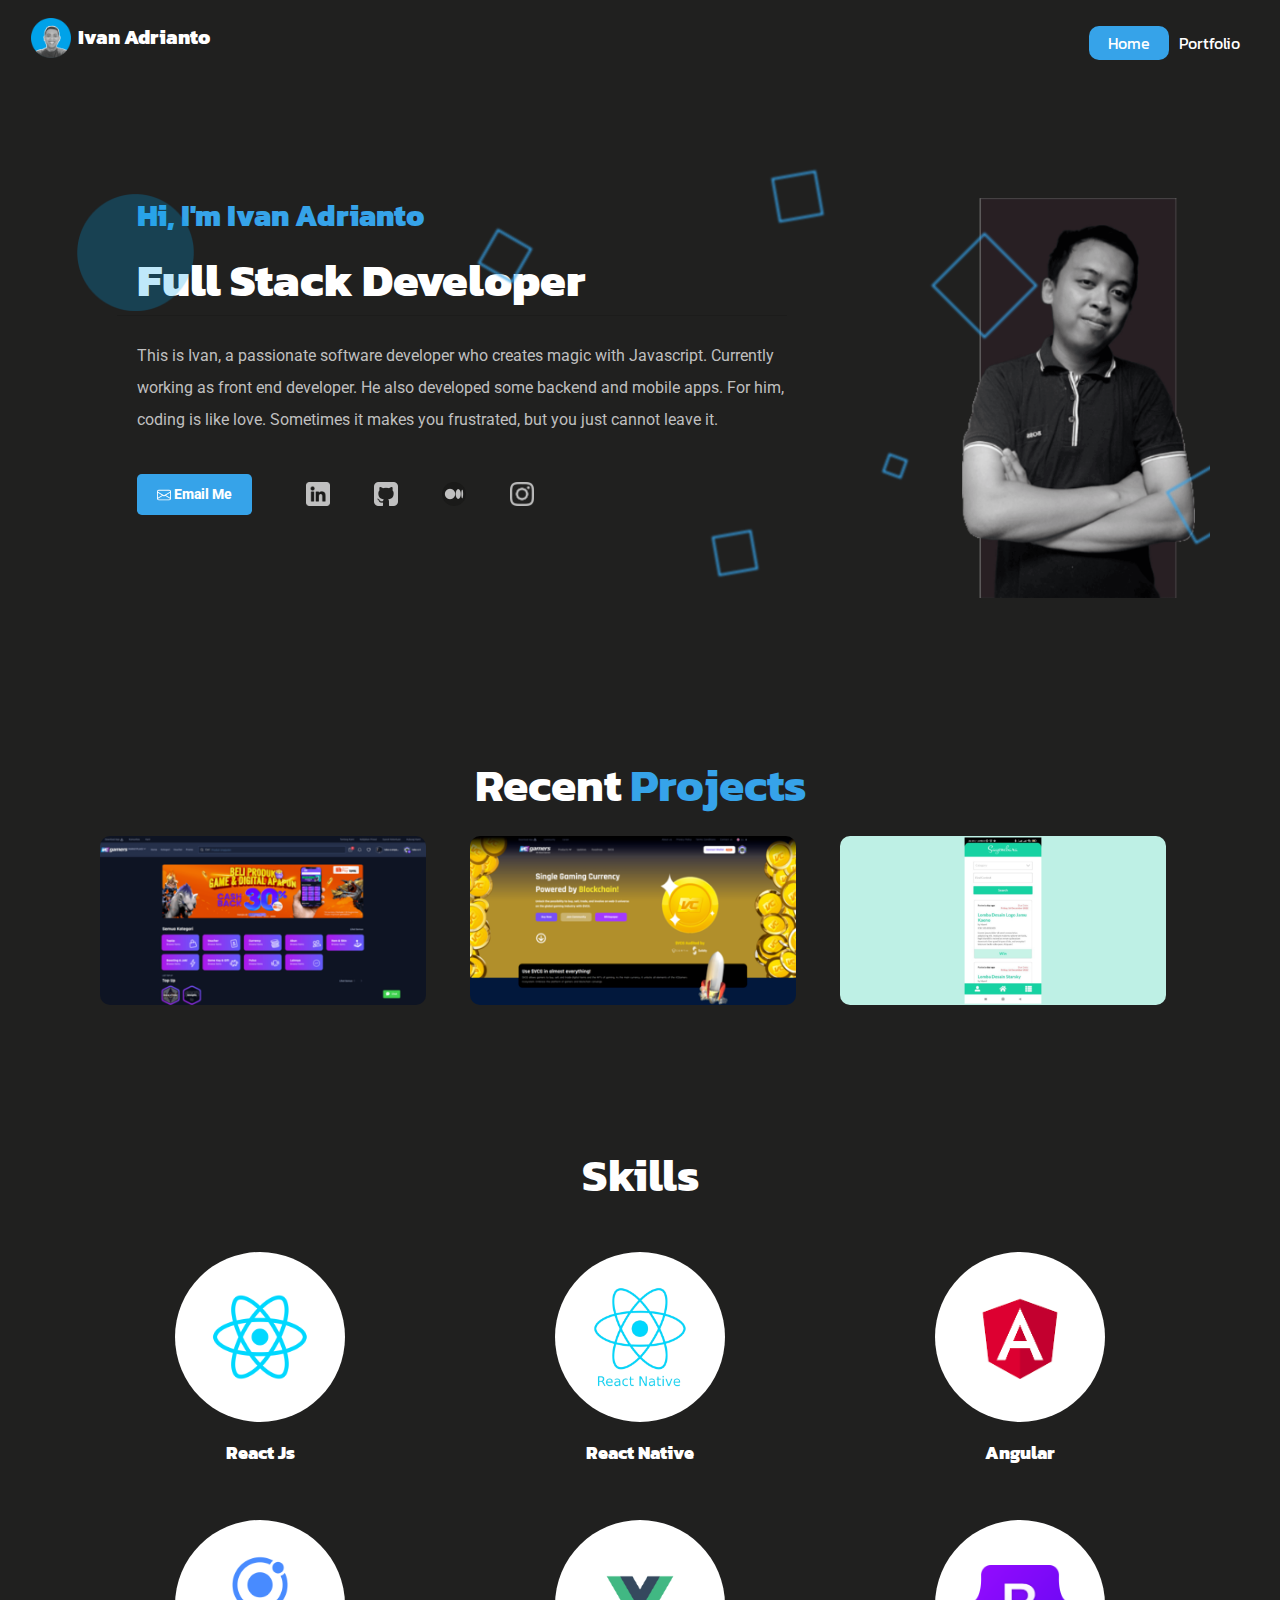
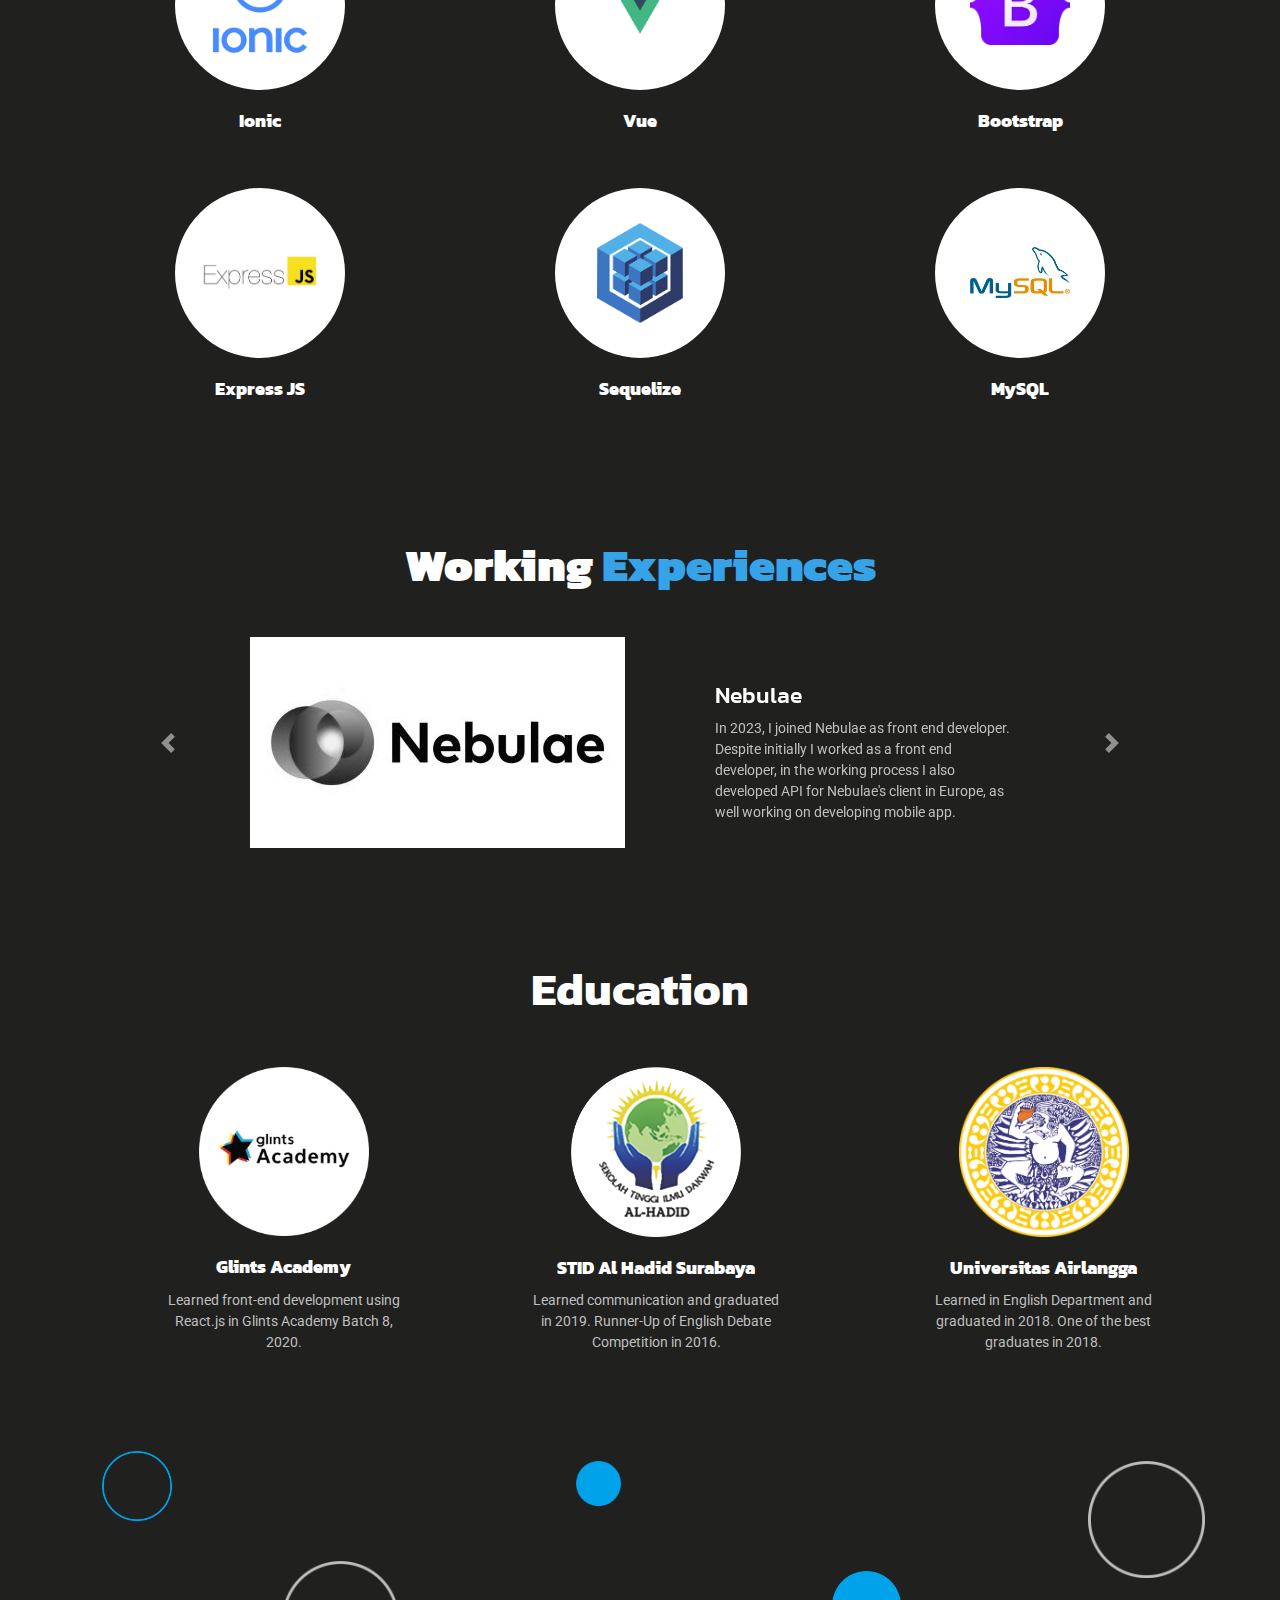
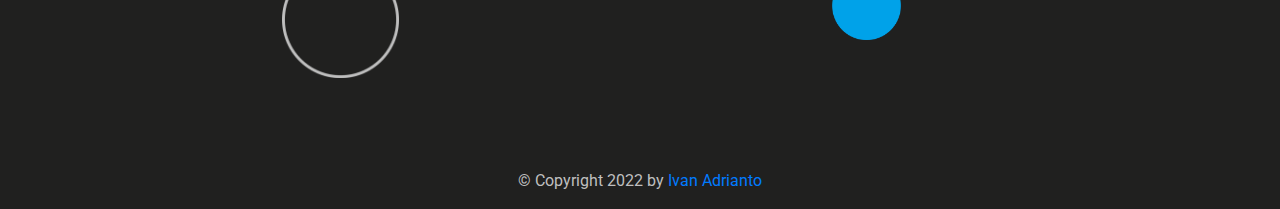
<file: index.html>
<!DOCTYPE html>
<html lang="en">

<head>
  <meta charset="UTF-8">
  <meta name="viewport" content="width=device-width, initial-scale=1.0">
  <meta name="description" content="This is Ivan, a passionate software developer who creates magic with Javascript. Currently working as front
  end developer. He also developed some backend and mobile apps.">
  <meta name="keywords"
    content="Ivan Adrianto, front end developer, front end developer, react developer, react native developer, javascript developer, Indonesian developer">
  <title>Ivan Adrianto</title>
  <link rel="icon" href="profil.png" type="image/icon type">
  <link rel="stylesheet" href="https://stackpath.bootstrapcdn.com/bootstrap/4.5.2/css/bootstrap.min.css"
    integrity="sha384-JcKb8q3iqJ61gNV9KGb8thSsNjpSL0n8PARn9HuZOnIxN0hoP+VmmDGMN5t9UJ0Z" crossorigin="anonymous">
  <style>
    html {
      scroll-behavior: smooth;
    }
  </style>
  <link rel="stylesheet" href="https://use.fontawesome.com/releases/v5.7.0/css/all.css"
    integrity="sha384-lZN37f5QGtY3VHgisS14W3ExzMWZxybE1SJSEsQp9S+oqd12jhcu+A56Ebc1zFSJ" crossorigin="anonymous">
  <link rel="stylesheet" href="style.css">
  <link href="https://fonts.googleapis.com/css2?family=Kanit&display=swap" rel="stylesheet">
  <link href="https://fonts.googleapis.com/css2?family=Roboto&display=swap" rel="stylesheet">

</head>

<body style="background-color:rgb(32, 32, 31)">

  <!-- Navbar -->
  <nav class="navbar navbar-expand-lg navbar-light sticky-top">
    <a class="navbar-brand" href="/index.html"><img src="profil.png" alt="Logo">
      <p>Ivan Adrianto</p>
    </a>
    <button class="navbar-toggler" type="button" data-toggle="collapse" data-target="#navbarNavAltMarkup"
      aria-controls="navbarNavAltMarkup" aria-expanded="false" aria-label="Toggle navigation">
      <span class="navbar-toggler-icon"></span>
    </button>
    <div class="collapse navbar-collapse" id="navbarNavAltMarkup">
      <div class="navbar-nav ml-auto">
        <li class="nav-item" id="home">
          <a class="nav-link" href="/">Home <span class="sr-only">(current)</span></a>
        </li>
        <li class="nav-item" id="portfolio">
          <a class="nav-link" href="/portfolio.html">Portfolio</a>
        </li>
      </div>
    </div>
  </nav>
  <!-- AKhir Navbar -->


  <!-- Body -->
  <div class="container">
    <!-- Jumbotron -->
    <div class="jumbotron mb-3" id="jumbotron">
      <br \><br class="d-none d-md-block" \>
      <div class="main-content-jumbotron d-block d-lg-flex justify-content-between ">
        <div>
          <h1 class="display-4">Hi, I'm Ivan Adrianto</h1>
          <img src="img/linibr.png" alt="Lingkaran" id="lingkaran1">
          <p class="lead">Full Stack Developer</p>
          <hr class="my-4">
          <div class="foto-utama d-flex justify-content-center  d-lg-none">
            <img src="img/gambar-jumbotron.png">
          </div>
          <p>This is Ivan, a passionate software developer who creates magic with Javascript. Currently working as
            front
            end developer. He also developed some backend and mobile apps. For him, coding is like love. Sometimes it
            makes
            you frustrated,
            but you just cannot leave it. </p>
          <div class="sosmed">
            <a class="btn btn-primary btn-lg" href="mailto: ivanadrianto64@gmail.com" role="button"><svg width="1em"
                height="1em" viewBox="0 0 16 16" class="bi bi-envelope" fill="currentColor"
                xmlns="http://www.w3.org/2000/svg">
                <path fill-rule="evenodd"
                  d="M0 4a2 2 0 0 1 2-2h12a2 2 0 0 1 2 2v8a2 2 0 0 1-2 2H2a2 2 0 0 1-2-2V4zm2-1a1 1 0 0 0-1 1v.217l7 4.2 7-4.2V4a1 1 0 0 0-1-1H2zm13 2.383l-4.758 2.855L15 11.114v-5.73zm-.034 6.878L9.271 8.82 8 9.583 6.728 8.82l-5.694 3.44A1 1 0 0 0 2 13h12a1 1 0 0 0 .966-.739zM1 11.114l4.758-2.876L1 5.383v5.73z" />
              </svg> Email Me</a>
            <a href="https://www.linkedin.com/in/ivan-adrianto-a02a251b8/" target="_blank"><img src="img/linkedin.png"
                alt="Ivan Adrianto"></a>
            <a href="https://github.com/ivan-adrianto" target="_blank"><img src="img/github.png"
                alt="ivanadrianto"></a>
            <a href="https://ivanadrianto.medium.com/" target="_blank"><img src="img/medium.png"
                alt="Ivan Adrianto"></a>
            <a href="https://instagram.com/ivanadrianto" target="_blank"><img src="img/Insta.png"
                alt="ivanadrianto_"></a>
          </div>
        </div>
        <div class="foto-utama d-none d-lg-block">
          <img src="img/gambar-jumbotron.png">
        </div>
      </div>
      <div class="pernak-pernik">
        <div class="pernak1 garnish"></div>
        <div class="pernak2 garnish"></div>
        <div class="pernak3 garnish"></div>
        <div class="pernak4 garnish"></div>
        <div class="pernak5 garnish"></div>
        <div class="pernak6 garnish"></div>
      </div>
    </div>

    <!-- Akhir Jumbotron -->


    <!-- Portfolio -->
    <br><br><br><br><br><br>
    <div class="container">
      <div class="portfolio-category home pb-4" id="portfolio-home">
        <div class="col-sm-12 text-center portfolio-header mb-4">
          <a href="/portfolio.html">
            <h1><strong>Recent </strong><span>Projects</span></h1>
          </a>
        </div>
        <div class="row">
          <a href="/portfolio.html" class="col-12 col-lg-4">
            <img class="portfolio-thumbnail" src="img/portfolio/vcg-marketplace.png" alt="vc gamers">
          </a>
          <a href="/portfolio.html" class="col-12 col-lg-4">
            <img class="portfolio-thumbnail" src="img/portfolio/vcg-token.png" alt="vc gamers token">
          </a>
          <a href="portfolio.html" class="col-12 col-lg-4">
            <img class="portfolio-thumbnail" src="img/portfolio/sayembara.png" alt="sayembara">
          </a>
        </div>
      </div>
    </div>
    <!-- Akhir Portfolio -->

    <!-- Start Expertise -->
    <section class="expertise mb-5 mt-5" id="expertise">
      <div class="row">
        <div class="col-sm-12 text-center">
          <h1><strong>Skills</strong></h1>
        </div>
      </div>
      <div class="row">
        <div class="col-sm-6 col-lg-4 col-md-4 d-flex justify-content-center">
          <div class="card-transparent skills mb-4">
            <div class="card-image">
              <img src="img/react.png" class="card-img-top" alt="React">
            </div>
            <div class="card-body">
              <h5 class="card-title">React Js</h5>
            </div>
          </div>
        </div>
        <div class="col-sm-6 col-lg-4 col-md-4 d-flex justify-content-center">
          <div class="card-transparent skills mb-4">
            <div class="card-image">
              <img src="img/react-native.png" class="card-img-top" alt="react native">
            </div>
            <div class="card-body">
              <h5 class="card-title">React Native</h5>
            </div>
          </div>
        </div>
        <div class="col-sm-6 col-lg-4 col-md-4 d-flex justify-content-center">
          <div class="card-transparent skills mb-4">
            <div class="card-image">
              <img src="img/angular.png" class="card-img-top" alt="angular">
            </div>
            <div class="card-body">
              <h5 class="card-title">Angular</h5>
            </div>
          </div>
        </div>
        <div class="col-sm-6 col-lg-4 col-md-4 d-flex justify-content-center">
          <div class="card-transparent skills mb-4">
            <div class="card-image">
              <img src="img/ionic.png" class="card-img-top" alt="ionic">
            </div>
            <div class="card-body">
              <h5 class="card-title">Ionic</h5>
            </div>
          </div>
        </div>
        <div class="col-sm-6 col-lg-4 col-md-4 d-flex justify-content-center">
          <div class="card-transparent skills mb-4">
            <div class="card-image">
              <img src="img/vue.png" class="card-img-top" alt="vue">
            </div>
            <div class="card-body">
              <h5 class="card-title">Vue</h5>
            </div>
          </div>
        </div>
        <div class="col-sm-6 col-lg-4 col-md-4 d-flex justify-content-center">
          <div class="card-transparent skills mb-4">
            <div class="card-image">
              <img src="img/bootstrap.png" class="card-img-top" alt="bootstrap">
            </div>
            <div class="card-body">
              <h5 class="card-title">Bootstrap</h5>
            </div>
          </div>
        </div>
        <div class="col-sm-6 col-lg-4 col-md-4 d-flex justify-content-center">
          <div class="card-transparent skills">
            <div class="card-image ejs">
              <img src="img/expressjs.png" class="card-img-top" alt="express-js">
            </div>
            <div class="card-body">
              <h5 class="card-title">Express JS</h5>
            </div>
          </div>
        </div>
        <div class="col-sm-6 col-lg-4 col-md-4 d-flex justify-content-center">
          <div class="card-transparent skills">
            <div class="card-image">
              <img src="img/sequelize.png" class="card-img-top" alt="sequelize">
            </div>
            <div class="card-body">
              <h5 class="card-title">Sequelize</h5>
            </div>
          </div>
        </div>
        <div class="col-sm-6 col-lg-4 col-md-4 d-flex justify-content-center">
          <div class="card-transparent skills">
            <div class="card-image">
              <img src="img/MySQL.png" class="card-img-top" alt="my sql">
            </div>
            <div class="card-body">
              <h5 class="card-title">MySQL</h5>
            </div>
          </div>
        </div>
      </div>
    </section>
    <!-- Akhir Expertise -->



    <!-- Working Experiences -->
    <section class="working-exp mb-5 mt-5 pt-2 pb-4" id="working-exp">
      <div class="experience">
        <h1><strong>Working <span>Experiences</span></strong></h1>
      </div>
      <div id="carouselExampleControls" class="carousel slide" data-ride="carousel">
        <div class="carousel-inner">
          <div class="carousel-item active">
            <img src="img/nebulae.jpg" class="d-block w-100" alt="Nebulae">
            <h3>Nebulae</h3>
            <p>In 2023, I joined Nebulae as front end developer. Despite initially I worked as a front end developer, in the working process I also developed API for Nebulae's client in Europe, as well working on developing mobile app.</p>
          </div>
          <div class="carousel-item">
            <img src="img/vcgamers.jpg" class="d-block w-100" alt="VC Gamers">
            <h3>VC Gamers</h3>
            <p>At the end of 2021, I joined VCGamers as front end developer. Since then, I built VCGamers Marketplace,
              VC Arena, and $VCG Token website.</p>
          </div>
          <div class="carousel-item">
            <img src="img/skyshi.jpg" class="d-block w-100" alt="Skyshi">
            <h3>Skyshi Digital Indonesia</h3>
            <p>Since January 2021, I joined Skyshi as front end developer, and built some web apps requested by
              Skyshi's
              clients. Awarded as the engineer with best velocity for 3rd quarter of 2021.</p>

          </div>
          <div class="carousel-item">
            <img src="img/dps-squar-bw.png" class="d-block w-100" alt="DPS">
            <h3>PT. BPR Danaputra Sakti</h3>
            <p>In 2019, worked as saving and deposit account administrator. Then, moved to Legal Officer. And the
              last,
              as lending marketing in 2020. Created some Excel mini-programs that increases working efficiency until
              300%.</p>
          </div>
        </div>
        <a class="carousel-control-prev" href="#carouselExampleControls" role="button" data-slide="prev">
          <span class="carousel-control-prev-icon" aria-hidden="true"></span>
          <span class="sr-only">Previous</span>
        </a>
        <a class="carousel-control-next" href="#carouselExampleControls" role="button" data-slide="next">
          <span class="carousel-control-next-icon" aria-hidden="true"></span>
          <span class="sr-only">Next</span>
        </a>
      </div>
    </section>

    <!-- Akhir Working experiences -->

    <!-- Education -->
    <section class="education mt-5 pt-3" id="education">
      <div class="container mb-5" style="padding: 0px;">
        <div class="row">
          <div class="col-sm-12 text-center">
            <h1><strong>Education</strong></h1>
          </div>
        </div>
        <div class="row">
          <div class="col-sm-12 col-md-4 col-lg-4 d-flex justify-content-center">
            <div class="card-transparent education" style="width: 18rem;">
              <div class="d-flex justify-content-center">
                <img src="img/glints-circled.png" class="card-img-top education mx-0" alt="Glints">
              </div>
              <div class="card-body">
                <h5 class="card-title">Glints Academy</h5>
                <p class="card-text">Learned front-end development using React.js in Glints Academy Batch 8, 2020.
                </p>
              </div>
            </div>
          </div>
          <div class="col-sm-12 col-md-4 col-lg-4 justify-content-center">
            <div class="card-transparent education" style="width: 18rem;">
              <div class="d-flex justify-content-center">
                <img src="img/stid.png" class="card-img-top education mx-0" alt="stid">
              </div>
              <div class="card-body">
                <h5 class="card-title">STID Al Hadid Surabaya</h5>
                <p class="card-text">Learned communication and graduated in 2019. Runner-Up of English Debate
                  Competition
                  in 2016.</p>
              </div>
            </div>
          </div>
          <div class="col-sm-12 col-md-4 col-lg-4 d-flex justify-content-center">
            <div class="card-transparent education" style="width: 18rem;">
              <div class="d-flex justify-content-center">
                <img src="img/unair.png" class="card-img-top education mx-0" alt="Unair">
              </div>
              <div class="card-body">
                <h5 class="card-title">Universitas Airlangga</h5>
                <p class="card-text">Learned in English Department and graduated in 2018. One of the best graduates in
                  2018.</p>
              </div>
            </div>
          </div>
        </div>
      </div>
  </div>
  <div class="position-relative">
    <img src="img/linkosab.png" alt="pernak1" id="garnish2"></img>
    <img src="img/linkosab.png" alt="pernak1" id="garnish3"></img>
    <img src="img/linibr.png" alt="pernak1" id="garnish4"></img>
    <img src="img/linibr.png" alt="pernak1" id="garnish5"></img>
    <img src="img/linkosbr.png" alt="pernak1" id="garnish6"></img>
  </div>
  </section>
  <br \>
  <br \>


  <!-- Akhir Education -->

  <!-- Akhir Body -->



  <!-- Footer -->
  <footer>
    <div class="container text-center" id='footer'>
      <p> &copy; Copyright 2022 by <a href="https://instagram.com/ivanadrianto">Ivan Adrianto</a></p>
    </div>
  </footer>



  <script src="https://code.jquery.com/jquery-3.5.1.slim.min.js"
    integrity="sha384-DfXdz2htPH0lsSSs5nCTpuj/zy4C+OGpamoFVy38MVBnE+IbbVYUew+OrCXaRkfj"
    crossorigin="anonymous"></script>
  <script src="https://cdn.jsdelivr.net/npm/popper.js@1.16.1/dist/umd/popper.min.js"
    integrity="sha384-9/reFTGAW83EW2RDu2S0VKaIzap3H66lZH81PoYlFhbGU+6BZp6G7niu735Sk7lN"
    crossorigin="anonymous"></script>
  <script src="https://stackpath.bootstrapcdn.com/bootstrap/4.5.2/js/bootstrap.min.js"
    integrity="sha384-B4gt1jrGC7Jh4AgTPSdUtOBvfO8shuf57BaghqFfPlYxofvL8/KUEfYiJOMMV+rV"
    crossorigin="anonymous"></script>
  <script src="script.js"></script>
</body>

</html>
</file>
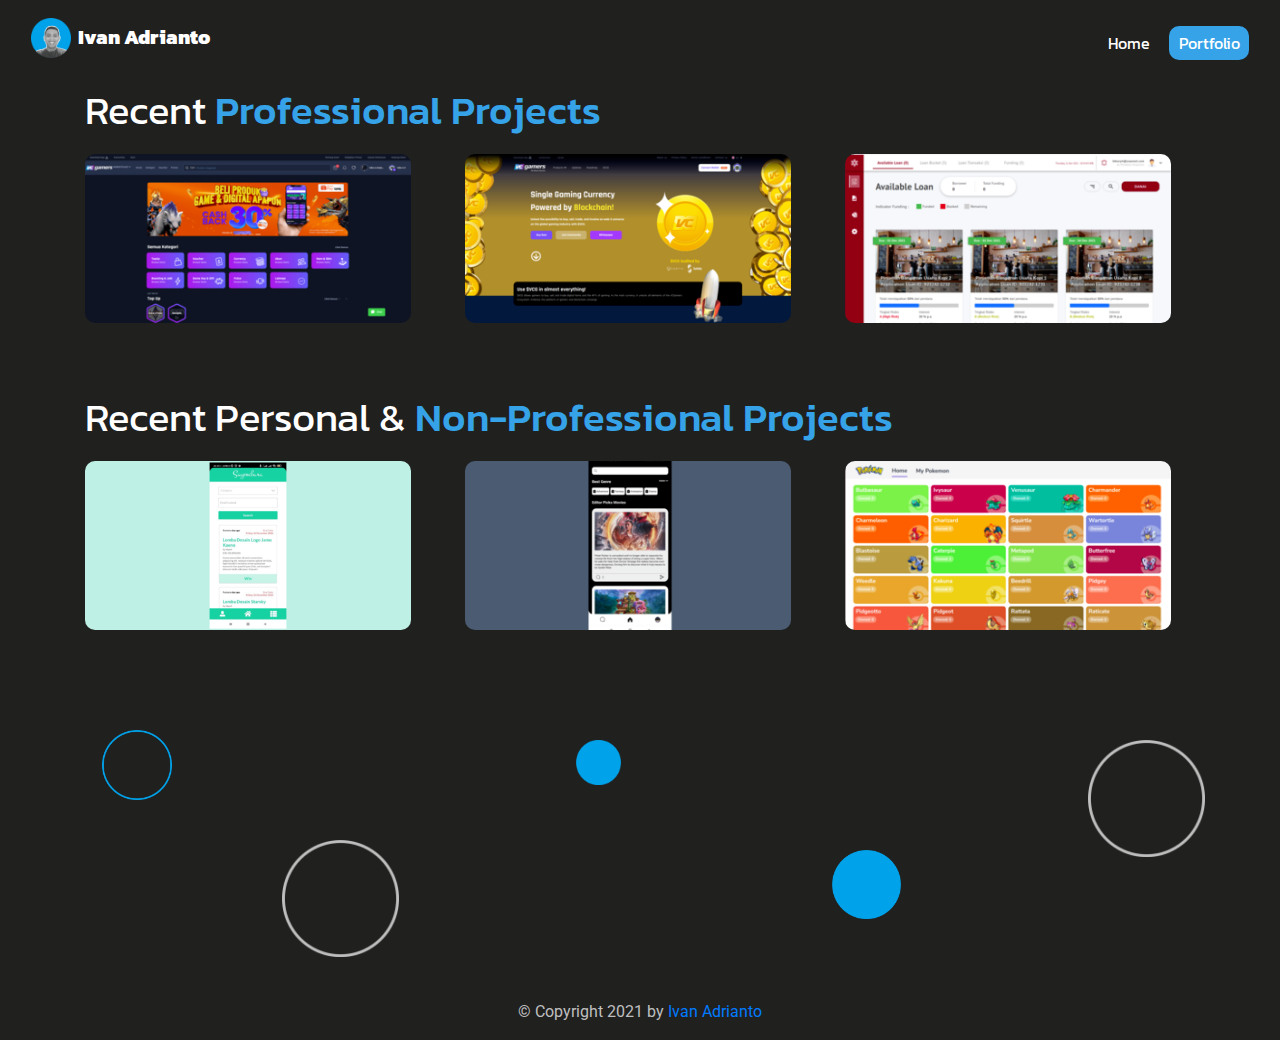
<file: portfolio.html>
<!DOCTYPE html>
<html lang="en">

<head>
    <meta charset="UTF-8">
    <meta name="viewport" content="width=device-width, initial-scale=1.0">
    <title>Ivan Adrianto | Portfolio</title>
    <link rel="icon" href="profil.png" type="image/icon type">
    <link rel="stylesheet" href="https://stackpath.bootstrapcdn.com/bootstrap/4.5.2/css/bootstrap.min.css"
        integrity="sha384-JcKb8q3iqJ61gNV9KGb8thSsNjpSL0n8PARn9HuZOnIxN0hoP+VmmDGMN5t9UJ0Z" crossorigin="anonymous">
    <style>
        html {
            scroll-behavior: smooth;
        }
    </style>
    <link rel="stylesheet" href="https://use.fontawesome.com/releases/v5.7.0/css/all.css"
        integrity="sha384-lZN37f5QGtY3VHgisS14W3ExzMWZxybE1SJSEsQp9S+oqd12jhcu+A56Ebc1zFSJ" crossorigin="anonymous">
    <link rel="stylesheet" href="style.css">
    <link href="https://fonts.googleapis.com/css2?family=Kanit&display=swap" rel="stylesheet">
    <link href="https://fonts.googleapis.com/css2?family=Roboto&display=swap" rel="stylesheet">

</head>

<body style="background-color:rgb(32, 32, 31)">

    <!-- Navbar -->
    <nav class="navbar navbar-expand-lg navbar-light sticky-top">
        <a class="navbar-brand" href="/index.html"><img src="profil.png" alt="Logo">
            <p>Ivan Adrianto</p>
        </a>
        <button class="navbar-toggler" type="button" data-toggle="collapse" data-target="#navbarNavAltMarkup"
            aria-controls="navbarNavAltMarkup" aria-expanded="false" aria-label="Toggle navigation">
            <span class="navbar-toggler-icon"></span>
        </button>
        <div class="collapse navbar-collapse" id="navbarNavAltMarkup">
            <div class="navbar-nav ml-auto">
                <li class="nav-item" id="home">
                    <a class="nav-link" href="/">Home <span class="sr-only">(current)</span></a>
                </li>
                <li class="nav-item" id="portfolio">
                    <a class="nav-link" href="/portfolio.html">Portfolio</a>
                </li>
            </div>
        </div>
    </nav>
    <!-- Akhir Navbar -->

    <!-- Portfolio List -->
    <div class="container">
        <div class="portfolio-category">
            <a href="portfolio/professional.html">
                <h1> <strong>Recent</strong> <span> Professional Projects</span></h1>
            </a>
            <div class="row">
                <a href="/portfolio/professional.html" class="col-12 col-lg-4">
                    <img class="portfolio-thumbnail" src="img/portfolio/vcg-marketplace.png" alt="vcg-marketplace">
                </a>
                <a href="/portfolio/professional.html" class="col-12 col-lg-4">
                    <img class="portfolio-thumbnail" src="img/portfolio/vcg-token.png" alt="vcg-token">
                </a>
                <a href="portfolio/professional.html" class="col-12 col-lg-4">
                    <img class="portfolio-thumbnail" src="img/portfolio/batumbu.png" alt="batumbu">
                </a>
            </div>
        </div>
        <div class="portfolio-category">
            <a href="portfolio/personal.html">
                <h1> <strong>Recent Personal & </strong> <span>Non-Professional Projects</span></h1>
            </a>
            <div class="row">
                <a href="portfolio/personal.html" class="col-12 col-lg-4">
                    <img class="portfolio-thumbnail" src="img/portfolio/sayembara.png" alt="sayembara app">
                </a>
                <a href="portfolio/personal.html" class="col-12 col-lg-4">
                    <img class="portfolio-thumbnail" src="img/portfolio/milantv-rn.png" alt="milantv-rn">
                </a>
                <a href="portfolio/personal.html" class="col-12 col-lg-4">
                    <img class="portfolio-thumbnail" src="img/portfolio/pokemon.png" alt="pokemon">
                </a>
            </div>
        </div>
    </div>
    <div class="position-relative">
        <img src="img/linkosab.png" alt="pernak1" id="garnish2"></img>
        <img src="img/linkosab.png" alt="pernak1" id="garnish3"></img>
        <img src="img/linibr.png" alt="pernak1" id="garnish4"></img>
        <img src="img/linibr.png" alt="pernak1" id="garnish5"></img>
        <img src="img/linkosbr.png" alt="pernak1" id="garnish6"></img>
    </div>
    <!-- End of Portfolio List -->


    <!-- Footer -->
    <footer>
        <div class="container text-center" id='footer'>
            <p> &copy; Copyright 2021 by <a href="https://instagram.com/ivanadrianto_">Ivan Adrianto</a></p>
        </div>
    </footer>



    <script src="https://code.jquery.com/jquery-3.5.1.slim.min.js"
        integrity="sha384-DfXdz2htPH0lsSSs5nCTpuj/zy4C+OGpamoFVy38MVBnE+IbbVYUew+OrCXaRkfj"
        crossorigin="anonymous"></script>
    <script src="https://cdn.jsdelivr.net/npm/popper.js@1.16.1/dist/umd/popper.min.js"
        integrity="sha384-9/reFTGAW83EW2RDu2S0VKaIzap3H66lZH81PoYlFhbGU+6BZp6G7niu735Sk7lN"
        crossorigin="anonymous"></script>
    <script src="https://stackpath.bootstrapcdn.com/bootstrap/4.5.2/js/bootstrap.min.js"
        integrity="sha384-B4gt1jrGC7Jh4AgTPSdUtOBvfO8shuf57BaghqFfPlYxofvL8/KUEfYiJOMMV+rV"
        crossorigin="anonymous"></script>
    <script src="script.js"></script>
</body>

</html>
</file>
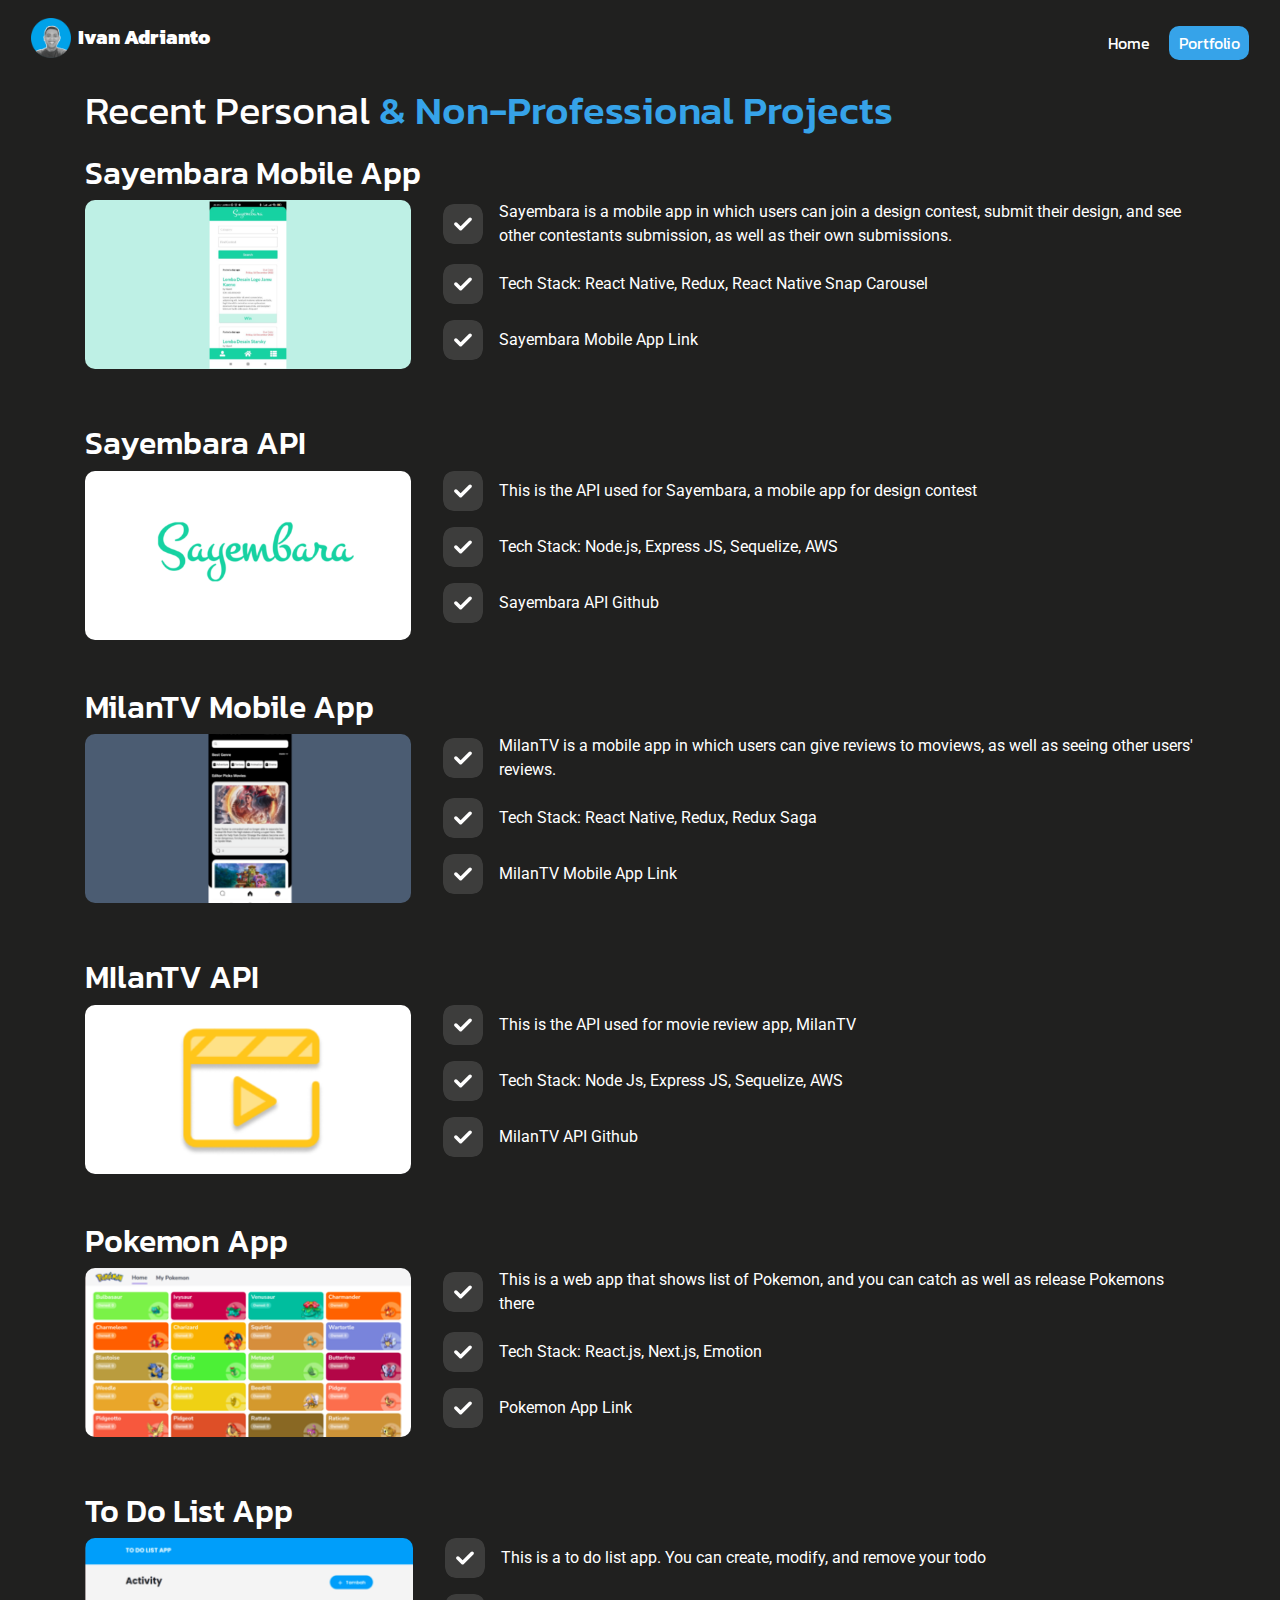
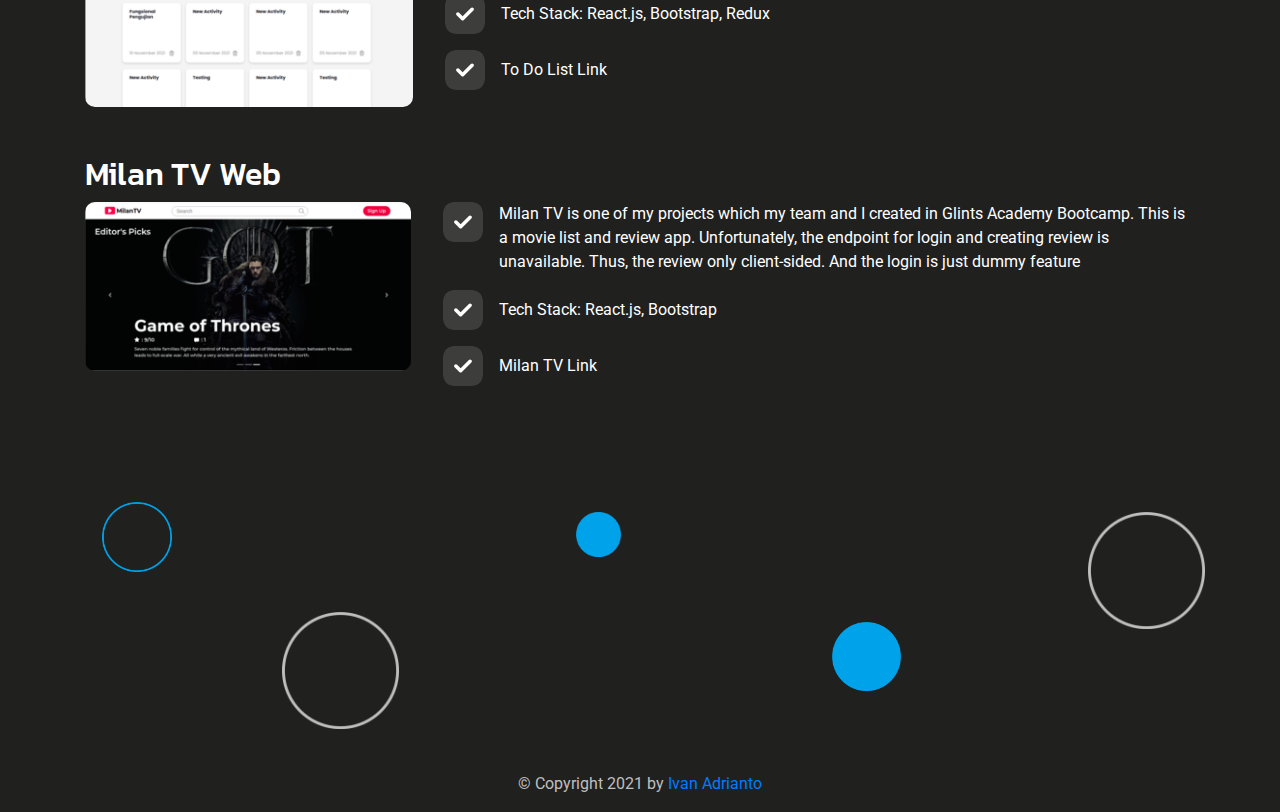
<file: portfolio/personal.html>
<!DOCTYPE html>
<html lang="en">

<head>
    <meta charset="UTF-8">
    <meta name="viewport" content="width=device-width, initial-scale=1.0">
    <title>Ivan Adrianto | Personal Portfolio</title>
    <link rel="icon" href="/profil.png" type="image/icon type">
    <link rel="stylesheet" href="https://stackpath.bootstrapcdn.com/bootstrap/4.5.2/css/bootstrap.min.css"
        integrity="sha384-JcKb8q3iqJ61gNV9KGb8thSsNjpSL0n8PARn9HuZOnIxN0hoP+VmmDGMN5t9UJ0Z" crossorigin="anonymous">
    <style>
        html {
            scroll-behavior: smooth;
        }
    </style>
    <link rel="stylesheet" href="https://use.fontawesome.com/releases/v5.7.0/css/all.css"
        integrity="sha384-lZN37f5QGtY3VHgisS14W3ExzMWZxybE1SJSEsQp9S+oqd12jhcu+A56Ebc1zFSJ" crossorigin="anonymous">
    <link rel="stylesheet" href="/style.css">
    <link href="https://fonts.googleapis.com/css2?family=Kanit&display=swap" rel="stylesheet">
    <link href="https://fonts.googleapis.com/css2?family=Roboto&display=swap" rel="stylesheet">

</head>

<body style="background-color:rgb(32, 32, 31)">

    <!-- Navbar -->
    <nav class="navbar navbar-expand-lg navbar-light sticky-top">
        <a class="navbar-brand" href="#"><img src="/profil.png" alt="Logo">
            <p>Ivan Adrianto</p>
        </a>
        <button class="navbar-toggler" type="button" data-toggle="collapse" data-target="#navbarNavAltMarkup"
            aria-controls="navbarNavAltMarkup" aria-expanded="false" aria-label="Toggle navigation">
            <span class="navbar-toggler-icon"></span>
        </button>
        <div class="collapse navbar-collapse" id="navbarNavAltMarkup">
            <div class="navbar-nav ml-auto">
                <li class="nav-item" id="home">
                    <a class="nav-link" href="/">Home <span class="sr-only">(current)</span></a>
                </li>
                <li class="nav-item" id="portfolio">
                    <a class="nav-link" href="/portfolio.html">Portfolio</a>
                </li>
            </div>
        </div>
    </nav>
    <!-- Akhir Navbar -->

    <!-- Portfolio List -->
    <div class="container">
        <div class="portfolio-category detail">
            <h1> <strong>Recent Personal</strong> <span> & Non-Professional Projects</span></h1>
            <div class="portfolio-list-item mb-5">
                <h2 class="mb-2">Sayembara Mobile App</h2>
                <div class="portfolio-item">
                    <img class="portfolio-thumbnail mr-lg-2" src="/img/portfolio/sayembara.png" alt="sayembara">
                    <div class="ml-lg-4">
                        <div class="portfolio-description mb-3 align-items-start align-items-lg-center">
                            <img src="/img/check.svg" alt="check" class="mr-3">
                            <p>Sayembara is a mobile app in which users can join a design contest, submit their design,
                                and see other contestants submission, as well as their own submissions.</p>
                        </div>
                        <div class="portfolio-description mb-3">
                            <img src="/img/check.svg" alt="check" class="mr-3">
                            <p>Tech Stack: React Native, Redux, React Native Snap Carousel</p>
                        </div>
                        <div class="portfolio-description  mb-3">
                            <img src="/img/check.svg" alt="check" class="mr-3">
                            <a href="https://drive.google.com/file/d/1xKe9eb4ckZ6nijJ8x_UrnnVZqRtzgHJ0/view?usp=sharing"
                                target="blank">
                                <p>Sayembara Mobile App Link</p>
                            </a>
                        </div>
                    </div>
                </div>
            </div>
            <div class="portfolio-list-item mb-5">
                <h2 class="mb-2">Sayembara API</h2>
                <div class="portfolio-item">
                    <img class="portfolio-thumbnail mr-lg-2" src="/img/portfolio/sayembara-api.png" alt="sayembara-api">
                    <div class="ml-lg-4">
                        <div class="portfolio-description mb-3 align-items-start align-items-lg-center">
                            <img src="/img/check.svg" alt="check" class="mr-3">
                            <p>This is the API used for Sayembara, a mobile app for design contest</p>
                        </div>
                        <div class="portfolio-description mb-3">
                            <img src="/img/check.svg" alt="check" class="mr-3">
                            <p>Tech Stack: Node.js, Express JS, Sequelize, AWS</p>
                        </div>
                        <div class="portfolio-description  mb-3">
                            <img src="/img/check.svg" alt="check" class="mr-3">
                            <a href="https://github.com/ivan-adrianto/sayembara-be" target="blank">
                                <p>Sayembara API Github</p>
                            </a>
                        </div>
                    </div>
                </div>
            </div>
            <div class="portfolio-list-item mb-5">
                <h2 class="mb-2">MilanTV Mobile App</h2>
                <div class="portfolio-item">
                    <img class="portfolio-thumbnail mr-lg-2" src="/img/portfolio/milantv-rn.png" alt="milantv-rn">
                    <div class="ml-lg-4">
                        <div class="portfolio-description mb-3 align-items-start align-items-lg-center">
                            <img src="/img/check.svg" alt="check" class="mr-3">
                            <p>MilanTV is a mobile app in which users can give reviews to moviews, as well as seeing
                                other users' reviews.</p>
                        </div>
                        <div class="portfolio-description mb-3">
                            <img src="/img/check.svg" alt="check" class="mr-3">
                            <p>Tech Stack: React Native, Redux, Redux Saga</p>
                        </div>
                        <div class="portfolio-description  mb-3">
                            <img src="/img/check.svg" alt="check" class="mr-3">
                            <a href="https://drive.google.com/file/d/17bEjd7lNHVNLUT8kroR3wAFvQ9drRM06/view?usp=sharing"
                                target="blank">
                                <p>MilanTV Mobile App Link</p>
                            </a>
                        </div>
                    </div>
                </div>
            </div>
            <div class="portfolio-list-item mb-5">
                <h2 class="mb-2">MIlanTV API</h2>
                <div class="portfolio-item">
                    <img class="portfolio-thumbnail mr-lg-2" src="/img/portfolio/milantv-api.png" alt="milantv-api">
                    <div class="ml-lg-4">
                        <div class="portfolio-description mb-3 align-items-start align-items-lg-center">
                            <img src="/img/check.svg" alt="check" class="mr-3">
                            <p>This is the API used for movie review app, MilanTV </p>
                        </div>
                        <div class="portfolio-description mb-3">
                            <img src="/img/check.svg" alt="check" class="mr-3">
                            <p>Tech Stack: Node Js, Express JS, Sequelize, AWS</p>
                        </div>
                        <div class="portfolio-description  mb-3">
                            <img src="/img/check.svg" alt="check" class="mr-3">
                            <a href="https://github.com/ivan-adrianto/milantv-api" target="blank">
                                <p>MilanTV API Github</p>
                            </a>
                        </div>
                    </div>
                </div>
            </div>
            <div class="portfolio-list-item mb-5">
                <h2 class="mb-2">Pokemon App</h2>
                <div class="portfolio-item">
                    <img class="portfolio-thumbnail mr-lg-2" src="/img/portfolio/pokemon.png" alt="pokemon">
                    <div class="ml-lg-4">
                        <div class="portfolio-description mb-3 align-items-start align-items-lg-center">
                            <img src="/img/check.svg" alt="check" class="mr-3">
                            <p>This is a web app that shows list of Pokemon, and you can catch as well as release
                                Pokemons there</p>
                        </div>
                        <div class="portfolio-description mb-3">
                            <img src="/img/check.svg" alt="check" class="mr-3">
                            <p>Tech Stack: React.js, Next.js, Emotion</p>
                        </div>
                        <div class="portfolio-description  mb-3">
                            <img src="/img/check.svg" alt="check" class="mr-3">
                            <a href="https://pokemon-app-ivan.vercel.app/" target="blank">
                                <p>Pokemon App Link</p>
                            </a>
                        </div>
                    </div>
                </div>
            </div>
            <div class="portfolio-list-item mb-5">
                <h2 class="mb-2">To Do List App</h2>
                <div class="portfolio-item">
                    <img class="portfolio-thumbnail mr-lg-2" src="/img/portfolio/todo.png" alt="to do list">
                    <div class="ml-lg-4">
                        <div class="portfolio-description mb-3 align-items-start align-items-lg-center">
                            <img src="/img/check.svg" alt="check" class="mr-3">
                            <p>This is a to do list app. You can create, modify, and remove your todo</p>
                        </div>
                        <div class="portfolio-description mb-3">
                            <img src="/img/check.svg" alt="check" class="mr-3">
                            <p>Tech Stack: React.js, Bootstrap, Redux</p>
                        </div>
                        <div class="portfolio-description  mb-3">
                            <img src="/img/check.svg" alt="check" class="mr-3">
                            <a href="https://ivan-todo-devrank.netlify.app/" target="blank">
                                <p>To Do List Link</p>
                            </a>
                        </div>
                    </div>
                </div>
            </div>
            <div class="portfolio-list-item mb-5">
                <h2 class="mb-2">Milan TV Web</h2>
                <div class="portfolio-item">
                    <img class="portfolio-thumbnail mr-lg-2" src="/img/portfolio/milantv.png" alt="milan tv">
                    <div class="ml-lg-4">
                        <div class="portfolio-description mb-3 align-items-start">
                            <img src="/img/check.svg" alt="check" class="mr-3">
                            <p>Milan TV is one of my projects which my team and I created in Glints Academy Bootcamp.
                                This is a movie list and review app. Unfortunately, the endpoint for login and creating
                                review is unavailable. Thus, the review only client-sided. And the login is just dummy
                                feature</p>
                        </div>
                        <div class="portfolio-description mb-3">
                            <img src="/img/check.svg" alt="check" class="mr-3">
                            <p>Tech Stack: React.js, Bootstrap</p>
                        </div>
                        <div class="portfolio-description  mb-3">
                            <img src="/img/check.svg" alt="check" class="mr-3">
                            <a href="https://milan-tv.herokuapp.com" target="blank">
                                <p>Milan TV Link</p>
                            </a>
                        </div>
                    </div>
                </div>
            </div>
        </div>
    </div>
    <div class="position-relative">
        <img src="/img/linkosab.png" alt="pernak1" id="garnish2"></img>
        <img src="/img/linkosab.png" alt="pernak1" id="garnish3"></img>
        <img src="/img/linibr.png" alt="pernak1" id="garnish4"></img>
        <img src="/img/linibr.png" alt="pernak1" id="garnish5"></img>
        <img src="/img/linkosbr.png" alt="pernak1" id="garnish6"></img>
    </div>

    <!-- End of Portfolio List -->


    <!-- Footer -->
    <footer>
        <div class="container text-center" id='footer'>
            <p> &copy; Copyright 2021 by <a href="https://instagram.com/ivanadrianto_">Ivan Adrianto</a></p>
        </div>
    </footer>



    <script src="https://code.jquery.com/jquery-3.5.1.slim.min.js"
        integrity="sha384-DfXdz2htPH0lsSSs5nCTpuj/zy4C+OGpamoFVy38MVBnE+IbbVYUew+OrCXaRkfj"
        crossorigin="anonymous"></script>
    <script src="https://cdn.jsdelivr.net/npm/popper.js@1.16.1/dist/umd/popper.min.js"
        integrity="sha384-9/reFTGAW83EW2RDu2S0VKaIzap3H66lZH81PoYlFhbGU+6BZp6G7niu735Sk7lN"
        crossorigin="anonymous"></script>
    <script src="https://stackpath.bootstrapcdn.com/bootstrap/4.5.2/js/bootstrap.min.js"
        integrity="sha384-B4gt1jrGC7Jh4AgTPSdUtOBvfO8shuf57BaghqFfPlYxofvL8/KUEfYiJOMMV+rV"
        crossorigin="anonymous"></script>
    <script src="/script.js"></script>
</body>

</html>
</file>
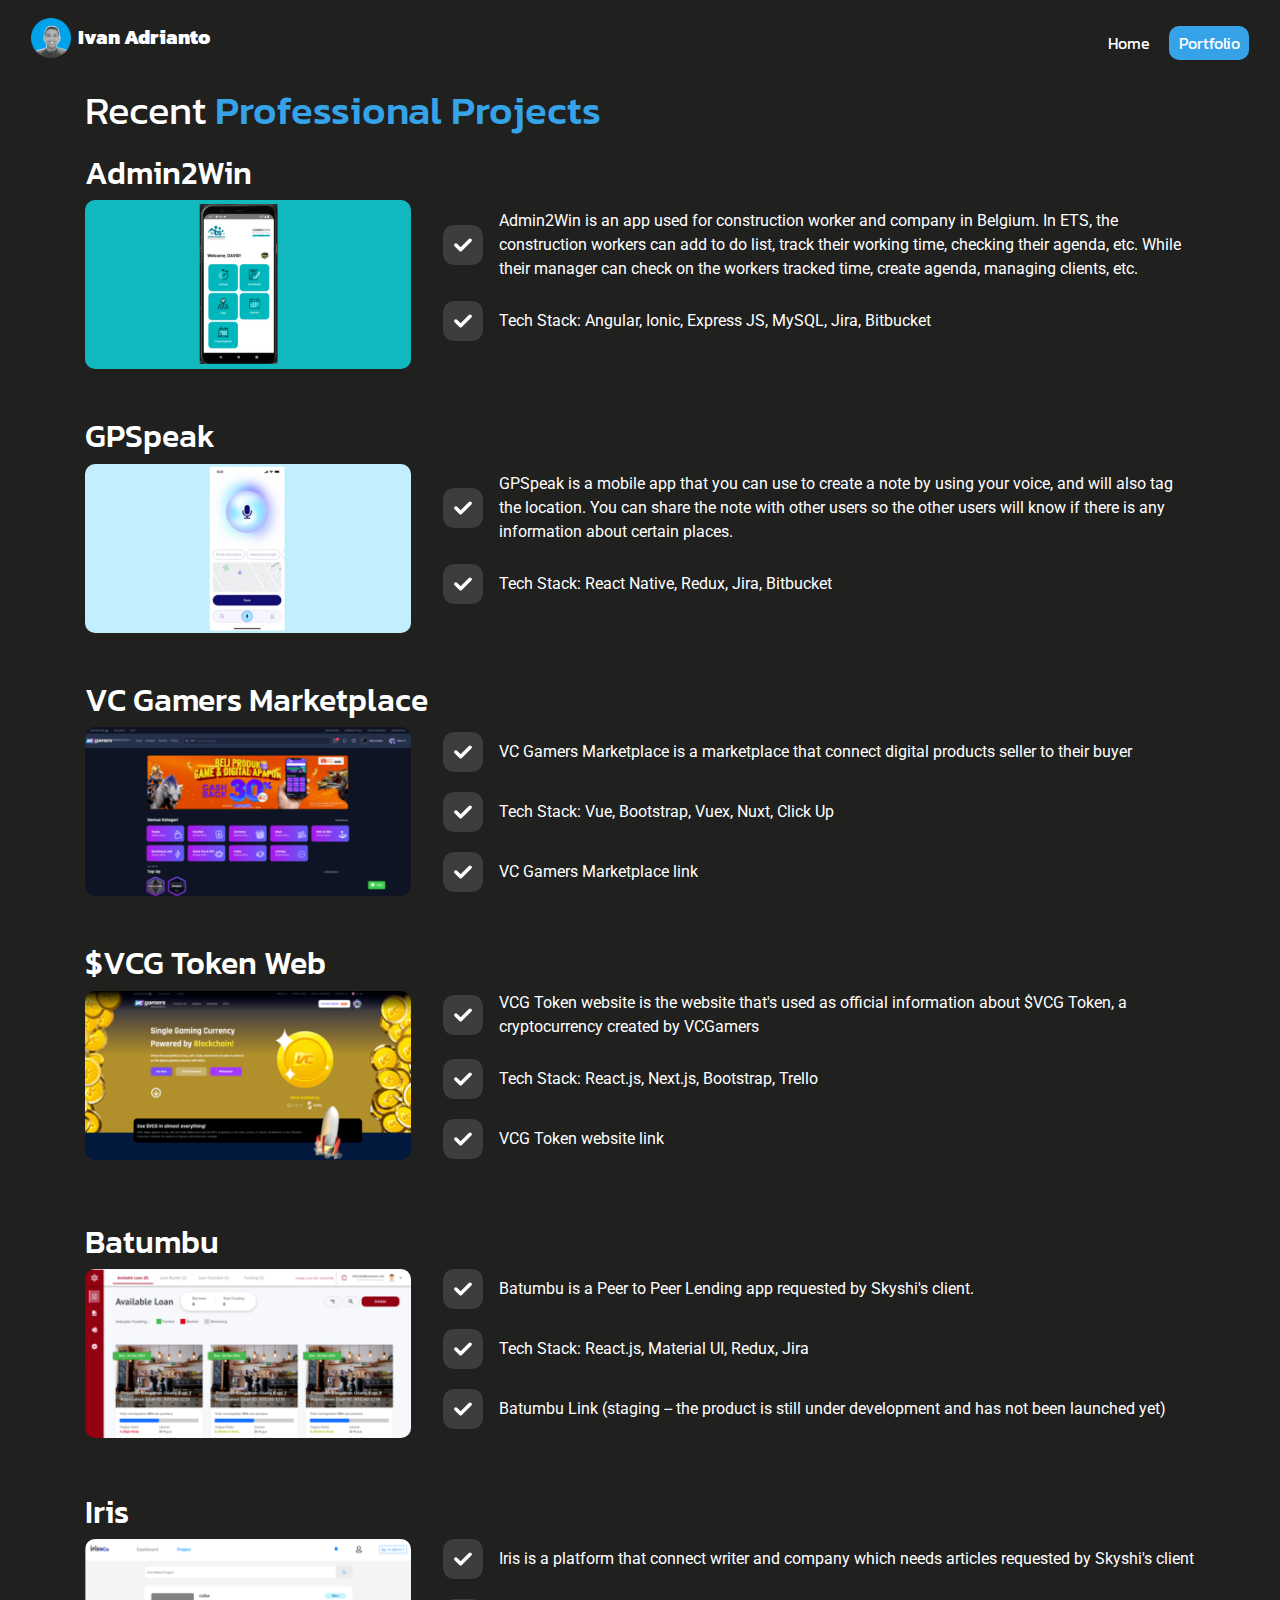
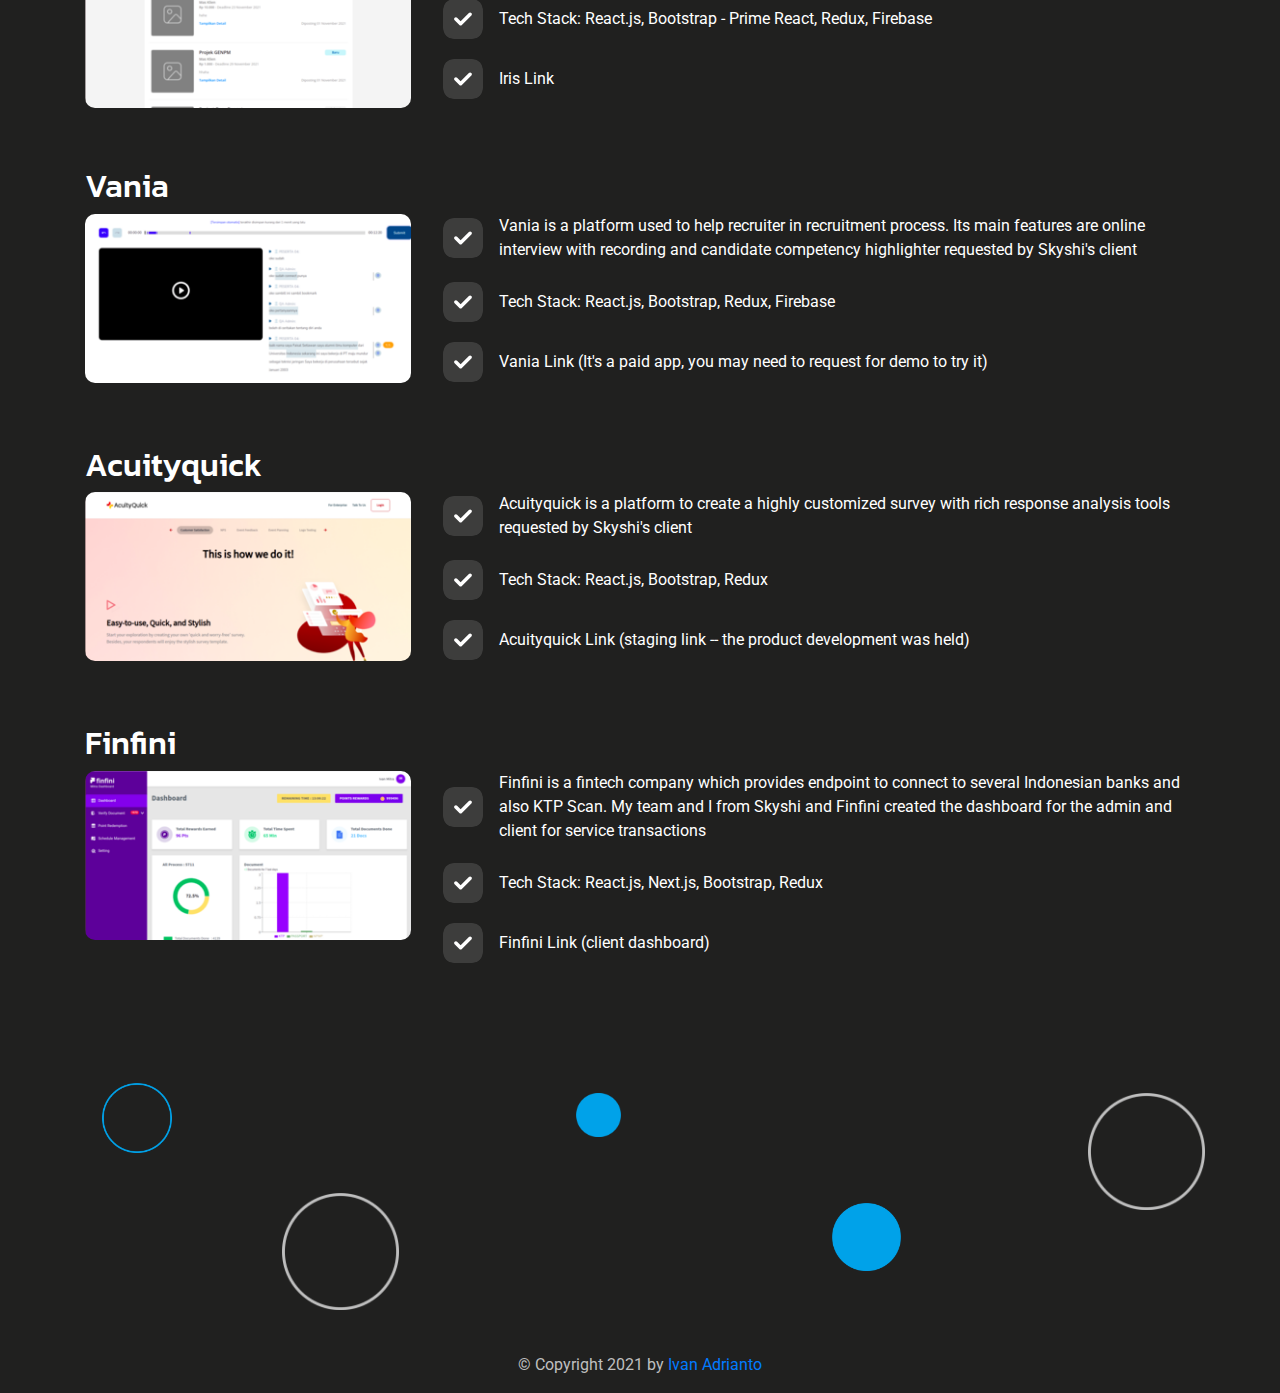
<file: portfolio/professional.html>
<!DOCTYPE html>
<html lang="en">

<head>
    <meta charset="UTF-8">
    <meta name="viewport" content="width=device-width, initial-scale=1.0">
    <title>Ivan Adrianto | Professional Portfolio</title>
    <link rel="icon" href="/profil.png" type="image/icon type">
    <link rel="stylesheet" href="https://stackpath.bootstrapcdn.com/bootstrap/4.5.2/css/bootstrap.min.css"
        integrity="sha384-JcKb8q3iqJ61gNV9KGb8thSsNjpSL0n8PARn9HuZOnIxN0hoP+VmmDGMN5t9UJ0Z" crossorigin="anonymous">
    <style>
        html {
            scroll-behavior: smooth;
        }
    </style>
    <link rel="stylesheet" href="https://use.fontawesome.com/releases/v5.7.0/css/all.css"
        integrity="sha384-lZN37f5QGtY3VHgisS14W3ExzMWZxybE1SJSEsQp9S+oqd12jhcu+A56Ebc1zFSJ" crossorigin="anonymous">
    <link rel="stylesheet" href="/style.css">
    <link href="https://fonts.googleapis.com/css2?family=Kanit&display=swap" rel="stylesheet">
    <link href="https://fonts.googleapis.com/css2?family=Roboto&display=swap" rel="stylesheet">

</head>

<body style="background-color:rgb(32, 32, 31)">

    <!-- Navbar -->
    <nav class="navbar navbar-expand-lg navbar-light sticky-top">
        <a class="navbar-brand" href="#"><img src="/profil.png" alt="Logo">
            <p>Ivan Adrianto</p>
        </a>
        <button class="navbar-toggler" type="button" data-toggle="collapse" data-target="#navbarNavAltMarkup"
            aria-controls="navbarNavAltMarkup" aria-expanded="false" aria-label="Toggle navigation">
            <span class="navbar-toggler-icon"></span>
        </button>
        <div class="collapse navbar-collapse" id="navbarNavAltMarkup">
            <div class="navbar-nav ml-auto">
                <li class="nav-item" id="home">
                    <a class="nav-link" href="/">Home <span class="sr-only">(current)</span></a>
                </li>
                <li class="nav-item" id="portfolio">
                    <a class="nav-link" href="/portfolio.html">Portfolio</a>
                </li>
            </div>
        </div>
    </nav>
    <!-- Akhir Navbar -->

    <!-- Portfolio List -->
    <div class="container">
        <div class="portfolio-category detail">
            <h1> <strong>Recent</strong> <span> Professional Projects</span></h1>
            <div class="portfolio-list-item mb-5">
                <h2 class="mb-2">Admin2Win</h2>
                <div class="portfolio-item align-items-center mb-2">
                    <img class="portfolio-thumbnail mr-2" src="/img/portfolio/ets.png" alt="ets">
                    <div class="ml-lg-4">
                        <div class="portfolio-description align-items-start align-items-lg-center">
                            <img src="/img/check.svg" alt="check" class="mr-3">
                            <p>Admin2Win is an app used for construction worker and company in
                                Belgium. In ETS, the construction workers can add to do list, track
                                their working time, checking their agenda, etc. While their
                                manager can check on the workers tracked time, create agenda,
                                managing clients, etc.</p>
                        </div>
                        <div class="portfolio-description">
                            <img src="/img/check.svg" alt="check" class="mr-3">
                            <p>Tech Stack: Angular, Ionic, Express JS, MySQL, Jira, Bitbucket</p>
                        </div>
                    </div>
                </div>
            </div>
            <div class="portfolio-list-item mb-5">
                <h2 class="mb-2">GPSpeak</h2>
                <div class="portfolio-item align-items-center mb-2">
                    <img class="portfolio-thumbnail mr-2" src="/img/portfolio/gpspeak.png" alt="gpspeak">
                    <div class="ml-lg-4">
                        <div class="portfolio-description align-items-start align-items-lg-center">
                            <img src="/img/check.svg" alt="check" class="mr-3">
                            <p>GPSpeak is a mobile app that you can use to create a note by using
                                your voice, and will also tag the location. You can share the note
                                with other users so the other users will know if there is any
                                information about certain places.</p>
                        </div>
                        <div class="portfolio-description">
                            <img src="/img/check.svg" alt="check" class="mr-3">
                            <p>Tech Stack: React Native, Redux, Jira, Bitbucket</p>
                        </div>
                    </div>
                </div>
            </div>
            <div class="portfolio-list-item mb-5">
                <h2 class="mb-2">VC Gamers Marketplace</h2>
                <div class="portfolio-item align-items-center mb-2">
                    <img class="portfolio-thumbnail mr-2" src="/img/portfolio/vcg-marketplace.png" alt="vcg-marketplace">
                    <div class="ml-lg-4">
                        <div class="portfolio-description align-items-start align-items-lg-center">
                            <img src="/img/check.svg" alt="check" class="mr-3">
                            <p>VC Gamers Marketplace is a marketplace that connect digital products seller to their buyer</p>
                        </div>
                        <div class="portfolio-description">
                            <img src="/img/check.svg" alt="check" class="mr-3">
                            <p>Tech Stack: Vue, Bootstrap, Vuex, Nuxt, Click Up</p>
                        </div>
                        <div class="portfolio-description mb-0">
                            <img src="/img/check.svg" alt="check" class="mr-3">
                            <a href="https://app.vcgamers.com/" target="blank">
                                <p>VC Gamers Marketplace link</p>
                            </a>
                        </div>
                    </div>
                </div>
            </div>
            <div class="portfolio-list-item mb-5">
                <h2 class="mb-2">$VCG Token Web</h2>
                <div class="portfolio-item">
                    <img class="portfolio-thumbnail mr-2" src="/img/portfolio/vcg-token.png" alt="vcg-token">
                    <div class="ml-lg-4">
                        <div class="portfolio-description align-items-start align-items-lg-center">
                            <img src="/img/check.svg" alt="check" class="mr-3" >
                            <p>VCG Token website is the website that's used as official information about $VCG Token, a cryptocurrency created by VCGamers</p>
                        </div>
                        <div class="portfolio-description">
                            <img src="/img/check.svg" alt="check" class="mr-3">
                            <p>Tech Stack: React.js, Next.js, Bootstrap, Trello</p>
                        </div>
                        <div class="portfolio-description  mb-3">
                            <img src="/img/check.svg" alt="check" class="mr-3" >
                            <a href="https://token.vcgamers.com/" target="blank">
                                <p>VCG Token website link</p>
                            </a>
                        </div>
                    </div>
                </div>
            </div>
            <div class="portfolio-list-item mb-5">
                <h2 class="mb-2">Batumbu</h2>
                <div class="portfolio-item">
                    <img class="portfolio-thumbnail mr-2" src="/img/portfolio/batumbu.png" alt="batumbu">
                    <div class="ml-lg-4">
                        <div class="portfolio-description align-items-start align-items-lg-center">
                            <img src="/img/check.svg" alt="check" class="mr-3">
                            <p>Batumbu is a Peer to Peer Lending app requested by Skyshi's client. </p>
                        </div>
                        <div class="portfolio-description">
                            <img src="/img/check.svg" alt="check" class="mr-3">
                            <p>Tech Stack: React.js, Material UI, Redux, Jira</p>
                        </div>
                        <div class="portfolio-description  mb-3 align-items-start align-items-lg-center">
                            <img src="/img/check.svg" alt="check" class="mr-3">
                            <a href="https://lender-staging.batumbu.id/" target="blank">
                                <p>Batumbu Link (staging -- the product is still under development and has not been
                                    launched yet)</p>
                            </a>
                        </div>
                    </div>
                </div>
            </div>
            <div class="portfolio-list-item mb-5">
                <h2 class="mb-2">Iris</h2>
                <div class="portfolio-item">
                    <img class="portfolio-thumbnail mr-2" src="/img/portfolio/iris.png" alt="iris">
                    <div class="ml-lg-4">
                        <div class="portfolio-description align-items-start align-items-lg-center">
                            <img src="/img/check.svg" alt="check" class="mr-3">
                            <p>Iris is a platform that connect writer and company which needs articles requested by
                                Skyshi's client</p>
                        </div>
                        <div class="portfolio-description">
                            <img src="/img/check.svg" alt="check" class="mr-3">
                            <p>Tech Stack: React.js, Bootstrap - Prime React, Redux, Firebase</p>
                        </div>
                        <div class="portfolio-description">
                            <img src="/img/check.svg" alt="check" class="mr-3">
                            <a href="https://irisnco.id/" target="blank">
                                <p>Iris Link</p>
                            </a>
                        </div>
                    </div>
                </div>
            </div>
            <div class="portfolio-list-item mb-5">
                <h2 class="mb-2">Vania</h2>
                <div class="portfolio-item">
                    <img class="portfolio-thumbnail mr-2" src="/img/portfolio/vania.png" alt="batumbu">
                    <div class="ml-lg-4">
                        <div class="portfolio-description align-items-start align-items-lg-center">
                            <img src="/img/check.svg" alt="check" class="mr-3">
                            <p>Vania is a platform used to help recruiter in recruitment process. Its main features are
                                online interview with recording and candidate competency highlighter requested by
                                Skyshi's client</p>
                        </div>
                        <div class="portfolio-description">
                            <img src="/img/check.svg" alt="check" class="mr-3">
                            <p>Tech Stack: React.js, Bootstrap, Redux, Firebase</p>
                        </div>
                        <div class="portfolio-description align-items-start align-items-lg-center mb-3">
                            <img src="/img/check.svg" alt="check" class="mr-3">
                            <a href="https://www.talentlytica.com/vania" target="blank">
                                <p>Vania Link (It's a paid app, you may need to request for demo to try it)</p>
                            </a>
                        </div>
                    </div>
                </div>
            </div>
            <div class="portfolio-list-item mb-5">
                <h2 class="mb-2">Acuityquick</h2>
                <div class="portfolio-item">
                    <img class="portfolio-thumbnail mr-2" src="/img/portfolio/acuityquick.png" alt="batumbu">
                    <div class="ml-lg-4">
                        <div class="portfolio-description align-items-start align-items-lg-center">
                            <img src="/img/check.svg" alt="check" class="mr-3">
                            <p>Acuityquick is a platform to create a highly customized survey with rich response
                                analysis tools requested by Skyshi's client</p>
                        </div>
                        <div class="portfolio-description" >
                            <img src="/img/check.svg" alt="check" class="mr-3">
                            <p>Tech Stack: React.js, Bootstrap, Redux</p>
                        </div>
                        <div class="portfolio-description align-items-start align-items-lg-center mb-3">
                            <img src="/img/check.svg" alt="check" class="mr-3">
                            <a href="https://staging.d2p79iz3whbra.amplifyapp.com/" target="blank">
                                <p>Acuityquick Link (staging link -- the product development was held) </p>
                            </a>
                        </div>
                    </div>
                </div>
            </div>
            <div class="portfolio-list-item mb-5">
                <h2 class="mb-2">Finfini</h2>
                <div class="portfolio-item">
                    <img class="portfolio-thumbnail mr-2" src="/img/portfolio/finfini.png" alt="finfini">
                    <div class="ml-lg-4">
                        <div class="portfolio-description align-items-start align-items-lg-center">
                            <img src="/img/check.svg" alt="check" class="mr-3">
                            <p>Finfini is a fintech company which provides endpoint to connect to several Indonesian
                                banks and also KTP Scan. My team and I from Skyshi and Finfini created the dashboard for
                                the admin and client
                                for service transactions</p>
                        </div>
                        <div class="portfolio-description">
                            <img src="/img/check.svg" alt="check" class="mr-3">
                            <p>Tech Stack: React.js, Next.js, Bootstrap, Redux</p>
                        </div>
                        <div class="portfolio-description">
                            <img src="/img/check.svg" alt="check" class="mr-3">
                            <a href="https://client.finfini.com/" target="blank">
                                <p>Finfini Link (client dashboard)</p>
                            </a>
                        </div>
                    </div>
                </div>
            </div>
        </div>
    </div>
    <div class="position-relative">
        <img src="/img/linkosab.png" alt="pernak1" id="garnish2"></img>
        <img src="/img/linkosab.png" alt="pernak1" id="garnish3"></img>
        <img src="/img/linibr.png" alt="pernak1" id="garnish4"></img>
        <img src="/img/linibr.png" alt="pernak1" id="garnish5"></img>
        <img src="/img/linkosbr.png" alt="pernak1" id="garnish6"></img>
    </div>
    <!-- End of Portfolio List -->

    <!-- Footer -->
    <footer>
        <div class="container text-center" id='footer'>
            <p> &copy; Copyright 2021 by <a href="https://instagram.com/ivanadrianto_">Ivan Adrianto</a></p>
        </div>
    </footer>



    <script src="https://code.jquery.com/jquery-3.5.1.slim.min.js"
        integrity="sha384-DfXdz2htPH0lsSSs5nCTpuj/zy4C+OGpamoFVy38MVBnE+IbbVYUew+OrCXaRkfj"
        crossorigin="anonymous"></script>
    <script src="https://cdn.jsdelivr.net/npm/popper.js@1.16.1/dist/umd/popper.min.js"
        integrity="sha384-9/reFTGAW83EW2RDu2S0VKaIzap3H66lZH81PoYlFhbGU+6BZp6G7niu735Sk7lN"
        crossorigin="anonymous"></script>
    <script src="https://stackpath.bootstrapcdn.com/bootstrap/4.5.2/js/bootstrap.min.js"
        integrity="sha384-B4gt1jrGC7Jh4AgTPSdUtOBvfO8shuf57BaghqFfPlYxofvL8/KUEfYiJOMMV+rV"
        crossorigin="anonymous"></script>
    <script src="/script.js"></script>
</body>

</html>
</file>
<file: style.css>
/* Container */
.container {
    overflow-x: hidden;
}

/* Navbar */

.navbar {
    margin: 5px 15px;
    background-color: rgb(32, 32, 31);
}

.navbar-brand p {
    font-family: kanit;
    font-size: 20px;
    color: white !important;
    float: right;
    margin-left: 7px;
    font-weight: 800;
    margin-top: 4px;
}

.navbar-brand img {
    width: 40px;
}

.nav-link {
    color: white !important;
    font-size: 16px;
    font-family: "Kanit";
    padding: 5px 15px;
    min-width: 80px;
    display: flex;
    align-items: center;
    justify-content: center;
}

.nav-item.active {
    background-color: rgb(54, 163, 233);
    border-radius: 10px;
}




/* Jumbotron */
.jumbotron h1 {
    margin-left: 20px;
    font-family: 'Kanit';
    font-size: 30px;
    color: rgb(54, 163, 233);
    font-weight: 800;
    margin-bottom: 0px;
}

#lingkaran1 {
    width: 117px;
    opacity: 25%;
    z-index: 1;
    position: absolute;
    margin-top: -40px;
    margin-left: -40px;
    transition: all 0.5s ease-in-out;
}

#lingkaran1:hover {
    opacity: 50%;
    transform: scale(1.05);
}

.jumbotron p {
    width: 650px;
    line-height: 2;
    color: rgb(191, 191, 191);
    font-family: 'Roboto' sans-serif;
    margin-left: 20px;
}

.lead {
    color: white !important;
    font-family: 'Kanit';
    font-size: 46px;
    font-weight: 800;
    line-height: 0px;
    margin-bottom: -35px;
}

.jumbotron {
    background: transparent !important;
    padding: 4rem 0 4rem 2rem;
}

.btn-primary {
    background-color: rgb(54, 163, 233);
    border: rgb(54, 163, 233);
    margin-left: 20px;
    font-family: 'Roboto';
    font-size: 14px;
    padding: 10px 20px;
    font-weight: 800;
    margin-right: 30px;
}

.sosmed img {
    display: flexbox;
    width: 24px;
    margin: 30px 20px
}

.foto-utama img {
    height: 400px;
    animation: fade-in 2s linear;
}

#jumbotron {
    margin-bottom: -20px;
    perspective: 40px;
}

.pernak1 {
    width: 75px;
    height: 75px;
    border: 2px solid rgb(54, 163, 233);
    margin-top: -350px;
    margin-left: 830px;
    transform: rotate(45deg);
    filter: blur(1px);
    animation: pop-in 2.4s linear;
}

.pernak2 {
    width: 60px;
    height: 60px;
    border: 2px solid rgb(54, 163, 233);
    filter: blur(1px);
    margin-left: 1060px;
    transform: rotate(60deg);
    margin-top: 150px;
    position: relative;
    z-index: 2;
    animation: pop-in 2.5s linear;
}

.pernak3 {
    width: 40px;
    height: 40px;
    border: 2px solid rgb(54, 163, 233);
    transform: rotate(80deg);
    position: absolute;
    left: 630px;
    filter: blur(1px);
    animation: pop-in 2.6s linear;
}

.pernak4 {
    width: 40px;
    height: 40px;
    border: 2px solid rgb(54, 163, 233);
    transform: rotate(30deg);
    position: absolute;
    left: 400px;
    top: 150px;
    filter: blur(1px);
    animation: pop-in 2.7s linear;
}

.pernak5 {
    width: 20px;
    height: 20px;
    border: 2px solid rgb(54, 163, 233);
    transform: rotate(20deg);
    position: absolute;
    left: 800px;
    top: 370px;
    filter: blur(1px);
    animation: pop-in 2.8s linear;
}

.pernak6 {
    width: 45px;
    height: 45px;
    border: 2px solid rgb(54, 163, 233);
    transform: rotate(80deg);
    position: absolute;
    top: 88px;
    left: 690px;
    filter: blur(1px);
    animation: pop-in 2.9s linear;
}


.pernak1:hover,
.pernak2:hover,
.pernak3:hover,
.pernak4:hover,
.pernak5:hover,
.pernak6:hover {
    transform: rotate(360deg);
}

.pernak1,
.pernak2,
.pernak3,
.pernak4,
.pernak5,
.pernak6 {
    transition: transform 0.7s ease-in-out;
}



/* Akhir Jumbotron */


/* Projects Section */
#portfolio-home.active {
    animation: slide-right 0.7s ease-in-out;
}

/* Akhir Projects Section */
/* Education */
#education.active {
    animation: slide-left 1s ease-in-out;
}

.education h1 {
    color: white;
    font-family: 'Kanit', sans-serif;
    font-size: 46px;
    margin-bottom: 50px;
}

.card-transparent img {
    width: 170px;
    justify-content: center;
    margin-left: 50px;
}

.card-transparent h5 {
    color: white;
    font-family: 'Kanit';
    font-size: 18px;
    text-align: center;
    font-weight: 800;
}

.card-transparent p {
    color: rgb(191, 191, 191);
    font-family: 'Roboto';
    font-size: 14px;
    text-align: center;
}

.card-transparent {
    margin-left: 47px;
}


/* Akhir Education */

/* Portfolios */
.portfolio-header h1 {
    color: white;
    font-family: 'Kanit', sans-serif;
    font-size: 46px;
    margin-bottom: 50px;
    font-weight: 700;
}

.portfolio-header h1 strong {
    font-weight: 700;
}

/* Akhir Portfolios */

/* skills */
#expertise.active {
    animation: slide-left 0.7s linear;
}

.expertise h1 {
    color: white;
    font-family: 'Kanit', sans-serif;
    font-size: 46px;
    margin-bottom: 50px;
}

.card-image {
    background-color: white;
    height: 170px;
    width: 170px;
    border-radius: 50%;
    display: flex;
    justify-content: center;
    align-items: center;
    margin-right: 0px;
}

.card-image img {
    max-height: 100px;
    width: auto;
    max-width: 100px;
    margin-left: 0px;
}

.card-image.ejs img {
    max-width: 150px;
}

.card-transparent.skills {
    display: flex;
    flex-direction: column;
    justify-content: center;
    align-items: center;
    margin-left: 0px;
}

/* Akhir skills */


/* Working Experiences */
#working-exp.active {
    animation: slide-right 1s ease-in-out;
}

.job-exp h1 {
    font-size: 700px !important;
    color: none;
    font-feature-settings: ;
}

.carousel-inner img {
    width: 375px !important;
    margin: 25px 0px 25px 165px;
    float: left;
    -webkit-filter: grayscale(100%);
    filter: grayscale(100%);
}

.carousel-inner {
    display: flex;
}

.carousel-inner h3 {
    color: white;
    font-family: 'Kanit';
    font-size: 23px;
    margin-top: 70px;
    width: 300px
}

.carousel-inner p {
    color: rgb(191, 191, 191);
    font-family: 'Roboto', sans-serif;
    font-size: 14px;
    width: 300px;
}

.carousel-inner p,
h3 {
    float: right;
    margin-right: 180px;
    margin-left: 0px;
}

.experience h1 {
    font-size: 46px;
    color: white;
    font-family: 'Kanit';
    text-align: center;
    margin-top: 50px;
    margin-bottom: 20px;
    font-weight: 800;
}

.experience span {
    color: rgb(54, 163, 233)
}

#garnish6 {
    width: 70px;
    position: absolute;
    z-index: 2;
    left: 8vw;
    top: 30px;
}

#garnish3 {
    width: 117px;
    position: absolute;
    z-index: 2;
    left: 22vw;
    top: 140px;
}

#garnish4 {
    width: 45px;
    position: absolute;
    z-index: 2;
    margin-left: 45vw;
    margin-top: 40px;
}

#garnish5 {
    width: 69px;
    position: absolute;
    z-index: 2;
    margin-left: 65vw;
    margin-top: 150px;
}

#garnish2 {
    width: 117px;
    position: absolute;
    z-index: 2;
    margin-left: 85vw;
    margin-top: 40px;
}


/* Akhir Working Experiences */


/* Footer */

footer {
    color: rgb(191, 191, 191);
    margin-top: 300px;
}


/* Portfolio page */
.portfolio-category h1 {
    font-family: "Kanit";
    margin-bottom: 20px;
    cursor: pointer;
}

.portfolio-category strong {
    color: white;
    font-weight: 400;
}

.portfolio-category span {
    color: rgb(54, 163, 233);
}

.portfolio-category {
    margin-bottom: 70px;
}

.portfolio-category img {
    margin: 0px;
    cursor: pointer;
    border-radius: 10px;
}

.portfolio-thumbnail {
    height: 169px;
    min-width: 326px;
    max-width: 100%;
    object-fit: cover;
}

/* Akhir portfolio page */

/* Portfolio category page */
.portfolio-list-item p {
    color: white;
    margin-bottom: 0px;
}

.portfolio-list-item h2 {
    color: white;
    font-family: "Kanit";
    display: inline-block;
}

.portfolio-list-item img {
    cursor: default;
}

.portfolio-category.detail h1 {
    cursor: default;
}

.portfolio-description {
    display: flex;
    align-items: center;
    margin-bottom: 20px;
}

.portfolio-item {
    display: flex;
}


/* Mobile view */
@media screen and (max-width: 768px) {

    /* Navbar mobile */
    .navbar {
        height: 50px;
        width: 100vw;
        margin-left: 0px;
    }

    .navbar-toggler-icon {
        background-image: url("/img/menu.png") !important;
        height: 25px;
        position: absolute;
        right: 10px;
        top: 10px;
    }

    .navbar-brand {
        display: none;
    }

    .navbar-nav {
        margin-top: 20px;
        background-color: rgb(32, 32, 31);
        width: 100vw;
        padding: 10px 40px;
        position: relative;
        left: -15px;
    }

    /* Akhir navbar mobile */

    /* jumbotron */
    .jumbotron {
        padding: 0px;
    }

    .jumbotron p {
        width: calc(100vw - 40px);
        margin-left: 0;
    }

    .jumbotron h1 {
        font-size: 22px;
    }

    .foto-utama img {
        margin-top: 0px;
        margin-bottom: 20px;
        width: 200px;
        height: auto;
        position: relative;
    }

    p.lead {
        font-size: 26px;
        margin-left: 20px;
    }

    .pernak1,
    .pernak2,
    .pernak3,
    .pernak4,
    .pernak5,
    .pernak6 {
        display: none;
    }

    .sosmed img {
        margin: 30px 10px;
    }

    .btn-primary {
        margin-right: 10px;
    }

    /* Akhir Jumbotron */


    /* Projects Section */
    .portfolio-header h1 {
        font-size: 28px;
    }

    .portfolio-category.home {
        margin-top: -50px;
        text-align: center;
    }

    .portfolio-category img {
        margin-bottom: 30px;
    }

    .portfolio-thumbnail {
        height: unset;
        min-width: 100%;
        max-width: 100%;
    }

    /* Akhir Projects Section */
    /* Skills Section */
    .expertise h1 {
        font-size: 28px;
        text-align: center;
    }

    .card-image {
        height: 100px;
        width: 100px;
        padding: 10px;
    }

    .card-image img {
        max-height: 70%;
        max-width: 100%;
    }

    .card-image.ejs img {
        max-width: 80%;
    }

    .card-transparent {
        width: 20% !important;
        margin-left: 0px;
    }

    .col-sm-6 {
        width: 50%;
    }

    /* Akhir skills section */

    /* working experience */
    .experience h1 {
        font-size: 28px;
    }

    .carousel-inner img {
        margin: 0px;
    }

    .carousel-inner h3,
    p {
        margin-right: 0px !important;
        width: 100% !important;
    }

    .carousel-inner h3 {
        margin-top: 20px;
        margin-bottom: 10px;
        font-size: 24px !important;
        font-weight: 700;
    }

    .carousel-inner p {
        font-size: 16px !important;
    }

    /* Akhir working experience */

    /* Education */
    .education h1 {
        font-size: 28px;
    }

    .card-transparent .card-img-top.education {
        text-align: center;
        height: 100px;
        width: 100px;
    }

    .card-transparent.education {
        width: 100% !important;
        margin-bottom: 50px;
    }

    .card-text {
        font-size: 16px !important;
    }

    /* Akhir Education */

    /* Footer */
    #garnish2,
    #garnish3,
    #garnish4,
    #garnish5,
    #garnish6 {
        display: none;
    }

    #footer {
        margin-top: 0px;
    }

    /* Akhir Footer */

    /* Project Page */
    .portfolio-category h1,
    .portfolio-category strong {
        font-size: 28px;
        font-weight: 700;
    }

    /* Akhir project page */

    /* Project detail page */
    .portfolio-item {
        display: block;
    }

    .portfolio-description {
        align-items: center;
        font-size: 16px;
    }

    .portfolio-description img {
        margin-bottom: 0px;
    }

    /* Akhir project detail page */

    /* Footer */
    footer {
        margin-top: 50px;
    }

}

/* Animation */
@keyframes slide-right {
    0% {
        transform: translateX(-50%);
    }

    100% {
        visibility: visible;
        transform: translateX(0%);
    }
}

@keyframes slide-left {
    0% {
        transform: translateX(50%);
    }

    100% {
        opacity: 1;
        visibility: visible;
        transform: translateX(0%);
    }
}

@keyframes fade-in {
    0% {
        opacity: 0;
    }

    100% {
        opacity: 1;
        visibility: visible;
    }
}

@keyframes pop-in {
    0% {
        opacity: 0;
    }

    99% {
        opacity: 0;
    }

    100% {
        opacity: 1;
        visibility: visible;
    }
}
</file>
